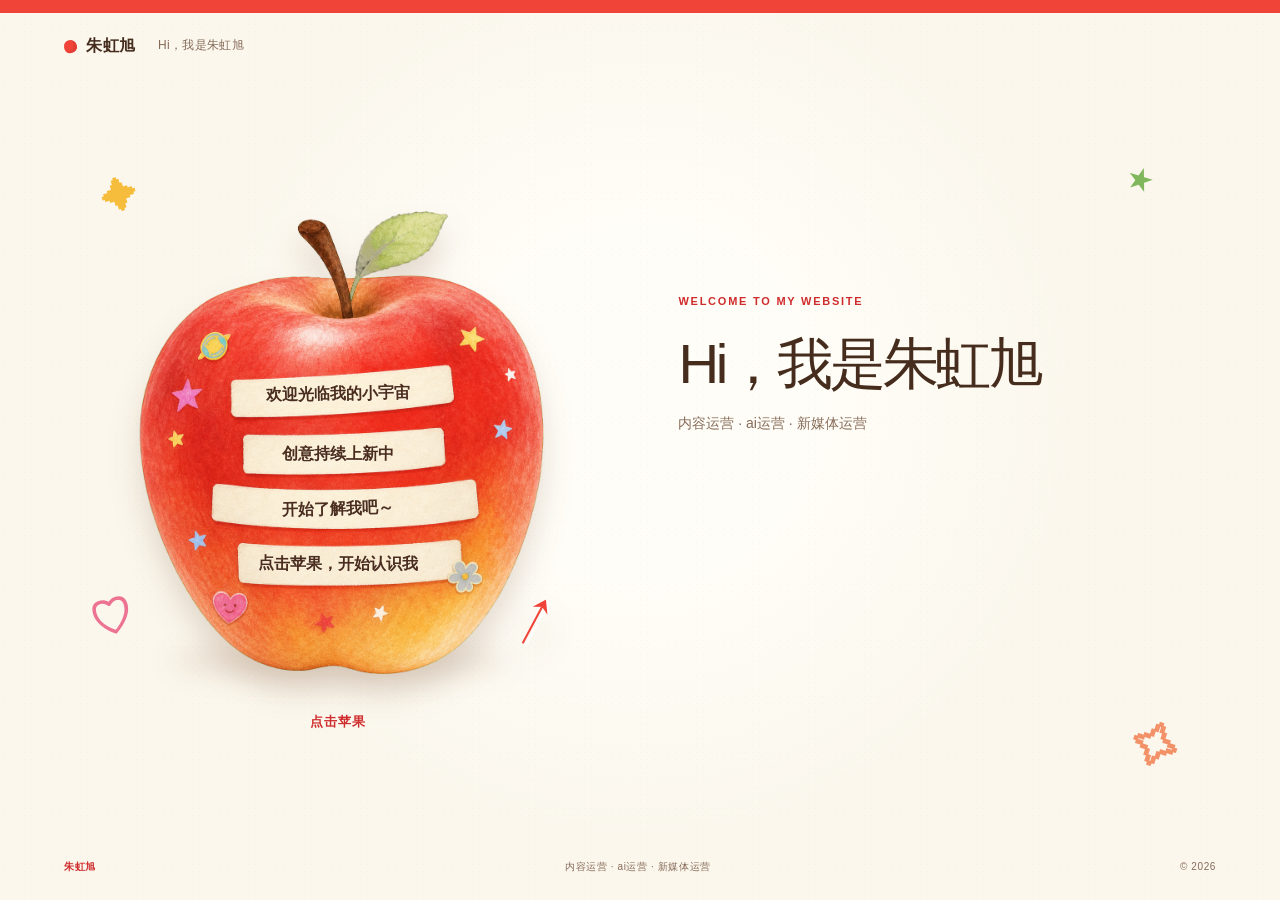
<file: index.html>
<!DOCTYPE html><html lang="zh-CN"><head><meta charSet="utf-8"/><meta name="viewport" content="width=device-width, initial-scale=1"/><link rel="stylesheet" href="/assets/index-D7IIj6f4.css" data-rsc-css-href="/assets/index-D7IIj6f4.css" data-precedence="vite-rsc/importer-resources"/><link rel="modulepreload" href="/assets/layout-segment-context-CC3h1hpM.js" crossorigin=""/><link rel="modulepreload" href="/assets/rolldown-runtime-BYbx6iT9.js" crossorigin=""/><link rel="modulepreload" href="/assets/index-BZ6bgTyw.js" crossorigin=""/><link rel="modulepreload" href="/assets/framework-BpSqSxVs.js" crossorigin=""/><link rel="modulepreload" href="/assets/page-D5iUw-aC.js" crossorigin=""/><title>朱虹旭 · 内容运营 / AI 运营</title><meta name="description" content="一个可以被拆开的个人小宇宙：内容运营、视觉表达与 Agent 数据策略方向作品集。"/><link rel="shortcut icon" href="/favicon.svg"/><link rel="icon" href="/favicon.svg"/><script>self.__VINEXT_RSC_PARAMS__={}</script><script>self.__VINEXT_RSC_NAV__={"pathname":"/","searchParams":[]}</script><link rel="modulepreload" href="/assets/index-BZ6bgTyw.js" />
</head><body><main class="portfolio-shell stage-home"><div class="paper-noise" aria-hidden="true"></div><span aria-hidden="true" class="doodle doodle--star doodle--one">✦</span><span aria-hidden="true" class="doodle doodle--star doodle--two">★</span><span aria-hidden="true" class="doodle doodle--heart doodle--three">♡</span><span aria-hidden="true" class="doodle doodle--spark doodle--four">✧</span><header class="site-header"><button type="button" class="brand-lockup" aria-label="回到完整苹果"><span class="brand-dot"></span><span>朱虹旭</span></button><span class="header-status">Hi，我是朱虹旭</span></header><section class="home-stage" style="opacity:0;transform:translateY(12px)"><div class="home-copy"><span class="eyebrow">Welcome to my website</span><h1>Hi，我是朱虹旭</h1><p>内容运营 · ai运营 · 新媒体运营</p><div class="home-keywords"></div></div><div class="home-apple-wrap"><button type="button" class="p1-apple-button" aria-label="点击苹果，开始认识我" tabindex="0"><span class="p1-apple-art" aria-hidden="true"></span><span class="p1-apple-labels"><span>欢迎光临我的小宇宙</span><span>创意持续上新中</span><span>开始了解我吧～</span><span>点击苹果，开始认识我</span></span><span class="p1-apple-cursor" aria-hidden="true">↗</span></button><span class="tap-hint">点击苹果</span></div></section><footer class="site-footer"><span>朱虹旭</span><span>内容运营 · ai运营 · 新媒体运营</span><span>© 2026</span></footer></main><script id="_R_">import("/assets/index-BZ6bgTyw.js")</script></body></html><script>self.__VINEXT_RSC_CHUNKS__=self.__VINEXT_RSC_CHUNKS__||[];self.__VINEXT_RSC_CHUNKS__.push("2:I[\"b843a7408a43\",[],\"Children\",1]\n3:I[\"e791668edc18\",[],\"LayoutSegmentProvider\",1]\n4:I[\"b843a7408a43\",[],\"Slot\",1]\n5:I[\"ffa4af8fdc37\",[],\"RedirectBoundary\",1]\n:HL[\"/assets/index-D7IIj6f4.css\",\"style\"]\n0:{\"__route\":\"route:/\",\"__interceptionContext\":null,\"__layoutIds\":[\"layout:/\"],\"__rootLayout\":\"/\",\"page:/\":\"$L1\",\"layout:/\":[[[[\"$\",\"link\",\"css:/assets/index-D7IIj6f4.css\",{\"rel\":\"stylesheet\",\"precedence\":\"vite-rsc/importer-resources\",\"href\":\"/assets/index-D7IIj6f4.css\",\"data-rsc-css-href\":\"/assets/index-D7IIj6f4.css\"}],\"$undefined\"],[\"$\",\"html\",null,{\"lang\":\"zh-CN\",\"children\":[\"$\",\"body\",null,{\"children\":[\"$\",\"$L2\",null,{}]}]}]],null],\"route:/\":[[[\"$\",\"meta\",null,{\"charSet\":\"utf-8\"}],[[\"$\",\"title\",\"0\",{\"children\":\"朱虹旭 · 内容运营 / AI 运营\"}],[\"$\",\"meta\",\"1\",{\"name\":\"description\",\"content\":\"一个可以被拆开的个人小宇宙：内容运营、视觉表达与 Agent 数据策略方向作品集。\"}],[\"$\",\"link\",\"2\",{\"rel\":\"shortcut icon\",\"href\":\"/favicon.svg\"}],[\"$\",\"link\",\"3\",{\"rel\":\"icon\",\"href\":\"/favicon.svg\"}]],[[\"$\",\"meta\",\"0\",{\"name\":\"viewport\",\"content\":\"width=device-width, initial-scale=1\"}]]],[\"$\",\"$L3\",null,{\"segmentMap\":{\"children\":[]},\"children\":[\"$\",\"$L4\",null,{\"id\":\"layout:/\",\"parallelSlots\":\"$undefined\",\"children\":[\"$\",\"$L5\",null,{\"children\":[\"$\",\"$L3\",null,{\"segmentMap\":{\"children\":[]},\"children\":[\"$\",\"$L4\",null,{\"id\":\"page:/\"}]}]}]}]}]],\"__layoutFlags\":{\"layout:/\":\"s\"},\"__artifactCompatibility\":{\"schemaVersion\":1,\"graphVersion\":\"app-route-graph:4uhn5s1wvoptc\",\"deploymentVersion\":\"2845cbc3-72ae-4213-8c02-dc298d7f9401\",\"appElementsSchemaVersion\":1,\"rscPayloadSchemaVersion\":1,\"rootBoundaryId\":\"/\",\"renderEpoch\":null}}\n")</script><script>self.__VINEXT_RSC_CHUNKS__=self.__VINEXT_RSC_CHUNKS__||[];self.__VINEXT_RSC_CHUNKS__.push("6:I[\"6efdf509a785\",[],\"default\",1]\n1:[\"$\",\"$L6\",null,{\"params\":\"$@7\",\"searchParams\":\"$@8\"}]\n")</script><script>self.__VINEXT_RSC_CHUNKS__=self.__VINEXT_RSC_CHUNKS__||[];self.__VINEXT_RSC_CHUNKS__.push("7:{}\n8:{}\n")</script><script>self.__VINEXT_RSC_DONE__=true</script>
</file>
